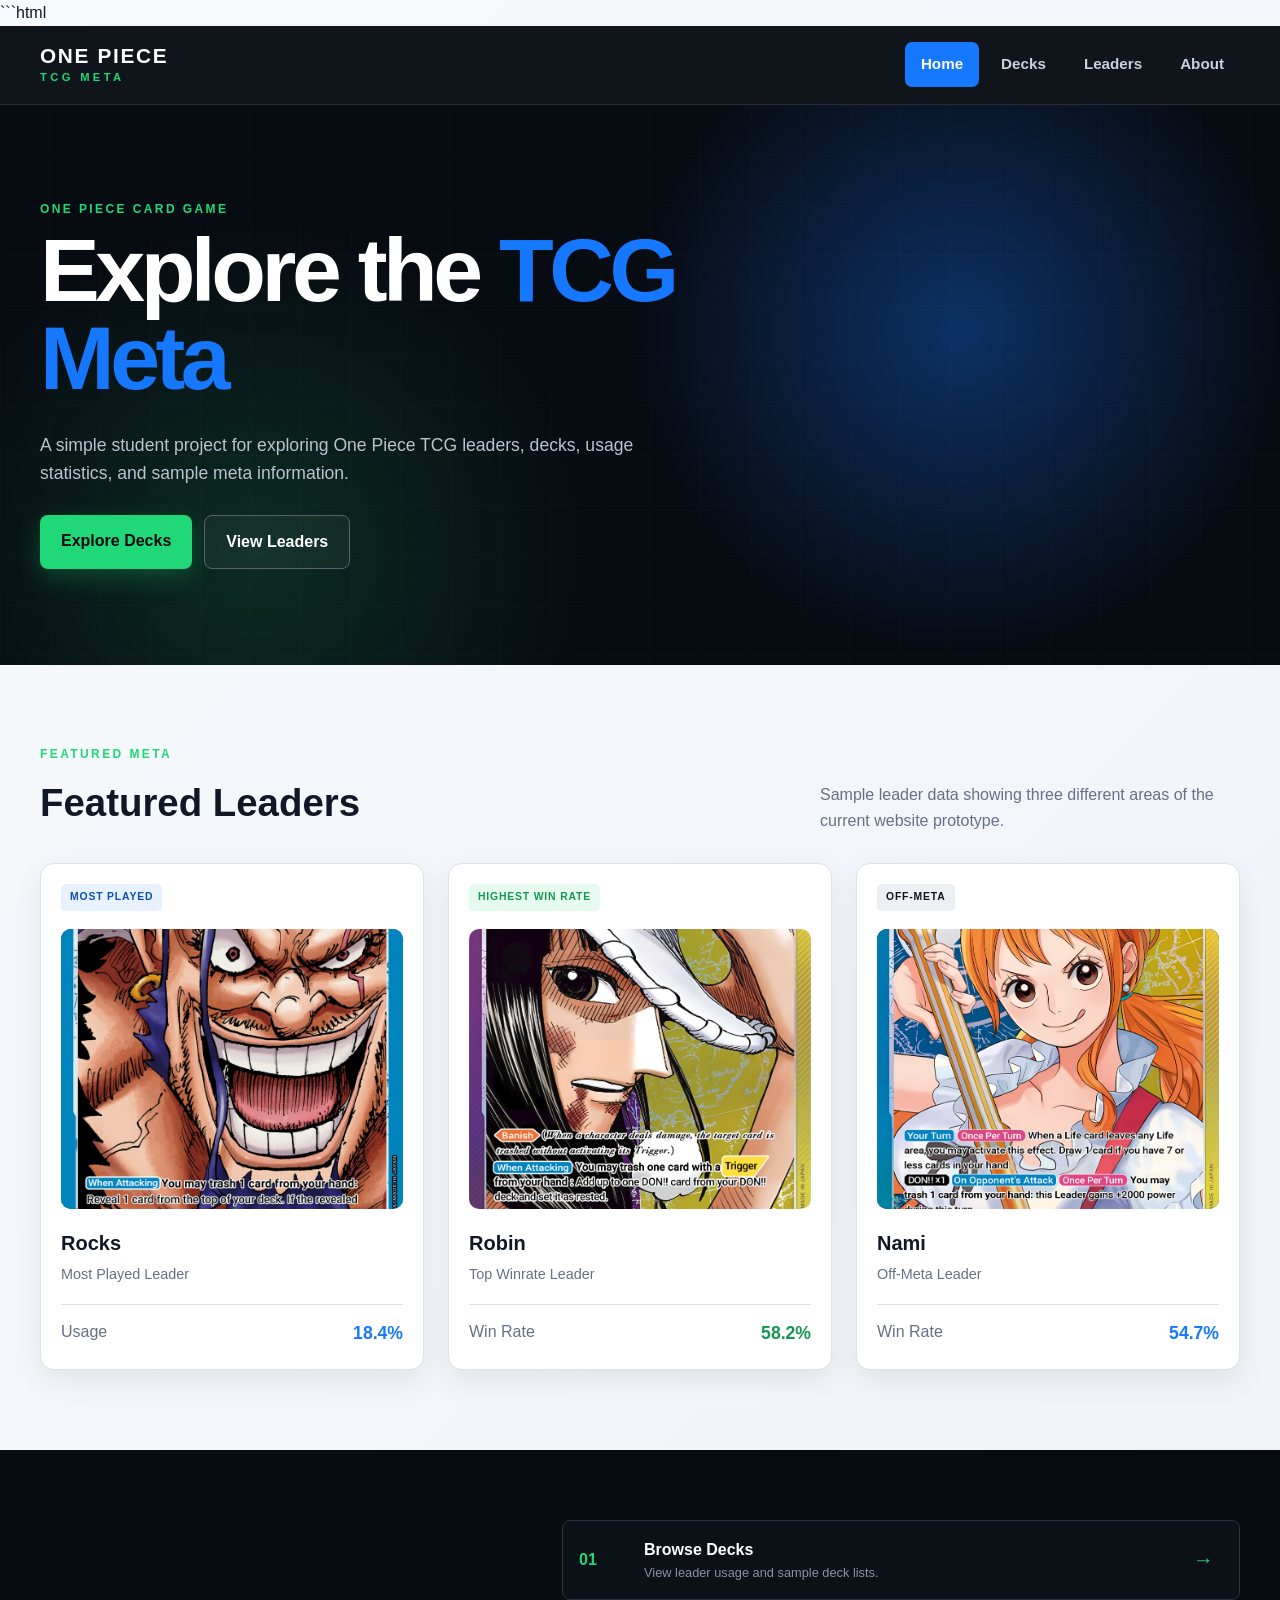
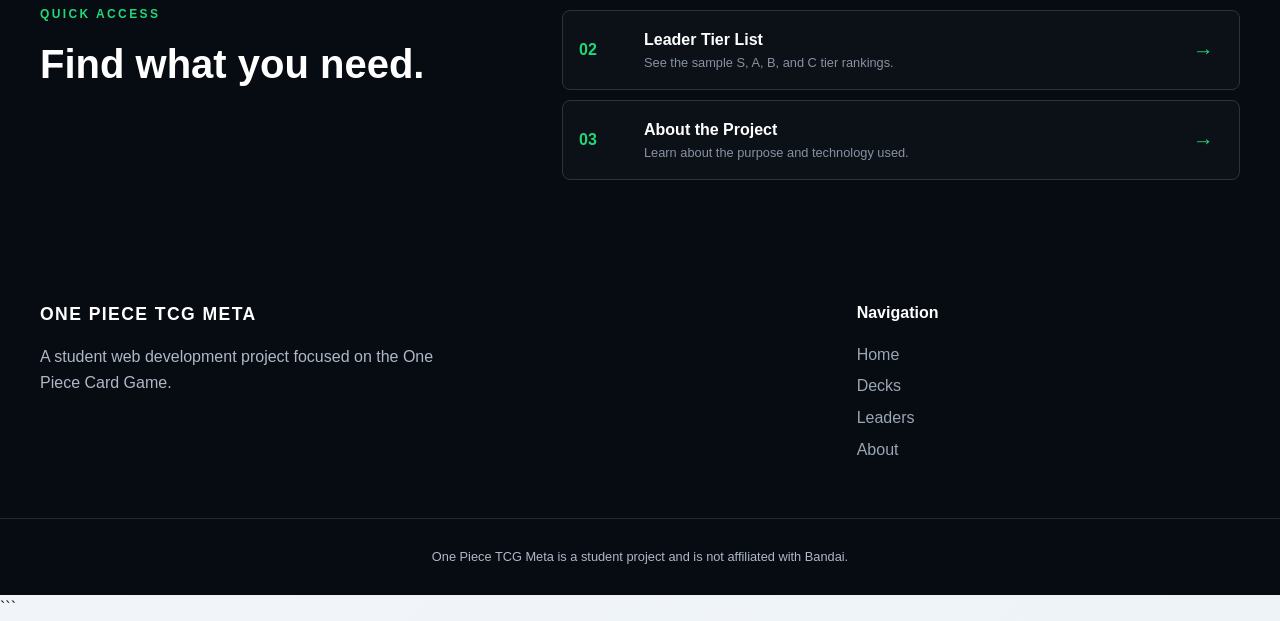
<file: index.html>
```html
<!DOCTYPE html>
<html lang="en">

<head>
    <meta charset="UTF-8">

    <meta name="viewport"
          content="width=device-width, initial-scale=1.0">

    <meta name="description"
          content="One Piece TCG Meta website with leader rankings, deck usage, and meta information.">

    <title>One Piece TCG Meta | Home</title>

    <link rel="stylesheet" href="styles.css">

    <script src="script.js" defer></script>
</head>


<body>

<a class="skip-link" href="#main-content">
    Skip to main content
</a>


<header class="site-header">

    <div class="header-content">

        <a class="logo" href="index.html">

            <span class="logo-main">
                ONE PIECE
            </span>

            <span class="logo-sub">
                TCG META
            </span>

        </a>


        <button class="menu-toggle"
                type="button"
                aria-expanded="false"
                aria-controls="site-nav">
            Menu
        </button>


        <nav id="site-nav"
             class="site-nav"
             aria-label="Main navigation">

            <a class="active"
               href="index.html"
               aria-current="page">
                Home
            </a>

            <a href="decks.html">
                Decks
            </a>

            <a href="leaders.html">
                Leaders
            </a>

            <a href="about.html">
                About
            </a>

        </nav>

    </div>

</header>


<main id="main-content">


    <section class="hero">

        <div class="hero-content">

            <p class="eyebrow">
                ONE PIECE CARD GAME
            </p>

            <h1>
                Explore the <span>TCG Meta</span>
            </h1>

            <p class="hero-text">
                A simple student project for exploring One Piece TCG
                leaders, decks, usage statistics, and sample meta information.
            </p>

            <div class="hero-buttons">

                <a class="button button-primary"
                   href="decks.html">
                    Explore Decks
                </a>

                <a class="button button-secondary"
                   href="leaders.html">
                    View Leaders
                </a>

            </div>

        </div>

    </section>


    <section class="section">

        <div class="section-heading">

            <div>

                <p class="eyebrow">
                    FEATURED META
                </p>

                <h2>
                    Featured Leaders
                </h2>

            </div>

            <p>
                Sample leader data showing three different
                areas of the current website prototype.
            </p>

        </div>


        <div class="leader-grid">


            <!-- MOST PLAYED -->

            <article class="leader-card">

                <div class="card-header">

                    <span class="card-tag blue-tag">
                        MOST PLAYED
                    </span>

                </div>


                <div class="leader-image blue-leader">

                    <img src="Images/Rocks.png"
                         alt="Rocks leader card"
                         class="leader-img">

                </div>


                <div class="leader-info">

                    <h3>
                        Rocks
                    </h3>

                    <p>
                        Most Played Leader
                    </p>

                    <div class="stat-row">

                        <span>
                            Usage
                        </span>

                        <strong>
                            18.4%
                        </strong>

                    </div>

                </div>

            </article>


            <!-- HIGHEST WIN RATE -->

            <article class="leader-card">

                <div class="card-header">

                    <span class="card-tag green-tag">
                        HIGHEST WIN RATE
                    </span>

                </div>


                <div class="leader-image green-leader">

                    <img src="Images/Robin.jpg"
                         alt="Robin leader card"
                         class="leader-img">

                </div>


                <div class="leader-info">

                    <h3>
                        Robin
                    </h3>

                    <p>
                        Top Winrate Leader
                    </p>

                    <div class="stat-row">

                        <span>
                            Win Rate
                        </span>

                        <strong class="green-text">
                            58.2%
                        </strong>

                    </div>

                </div>

            </article>


            <!-- OFF META -->

            <article class="leader-card">

                <div class="card-header">

                    <span class="card-tag white-tag">
                        OFF-META
                    </span>

                </div>


                <div class="leader-image black-leader">

                    <img src="Images/Nami.png"
                         alt="Nami leader card"
                         class="leader-img">

                </div>


                <div class="leader-info">

                    <h3>
                        Nami
                    </h3>

                    <p>
                        Off-Meta Leader
                    </p>

                    <div class="stat-row">

                        <span>
                            Win Rate
                        </span>

                        <strong>
                            54.7%
                        </strong>

                    </div>

                </div>

            </article>

        </div>

    </section>


    <section class="quick-section">

        <div class="quick-content">

            <div>

                <p class="eyebrow">
                    QUICK ACCESS
                </p>

                <h2>
                    Find what you need.
                </h2>

            </div>


            <div class="quick-links">

                <a href="decks.html">

                    <span class="quick-number">
                        01
                    </span>

                    <span>

                        <strong>
                            Browse Decks
                        </strong>

                        <small>
                            View leader usage and sample deck lists.
                        </small>

                    </span>

                    <span class="arrow">
                        →
                    </span>

                </a>


                <a href="leaders.html">

                    <span class="quick-number">
                        02
                    </span>

                    <span>

                        <strong>
                            Leader Tier List
                        </strong>

                        <small>
                            See the sample S, A, B, and C tier rankings.
                        </small>

                    </span>

                    <span class="arrow">
                        →
                    </span>

                </a>


                <a href="about.html">

                    <span class="quick-number">
                        03
                    </span>

                    <span>

                        <strong>
                            About the Project
                        </strong>

                        <small>
                            Learn about the purpose and technology used.
                        </small>

                    </span>

                    <span class="arrow">
                        →
                    </span>

                </a>

            </div>

        </div>

    </section>

</main>


<footer class="site-footer">

    <div class="footer-content">

        <div>

            <div class="footer-logo">
                ONE PIECE TCG META
            </div>

            <p>
                A student web development project
                focused on the One Piece Card Game.
            </p>

        </div>


        <div>

            <p class="footer-title">
                Navigation
            </p>

            <a href="index.html">
                Home
            </a>

            <a href="decks.html">
                Decks
            </a>

            <a href="leaders.html">
                Leaders
            </a>

            <a href="about.html">
                About
            </a>

        </div>

    </div>


    <div class="footer-bottom">

        <p>
            One Piece TCG Meta is a student project
            and is not affiliated with Bandai.
        </p>

    </div>

</footer>

</body>
</html>
```
</file>
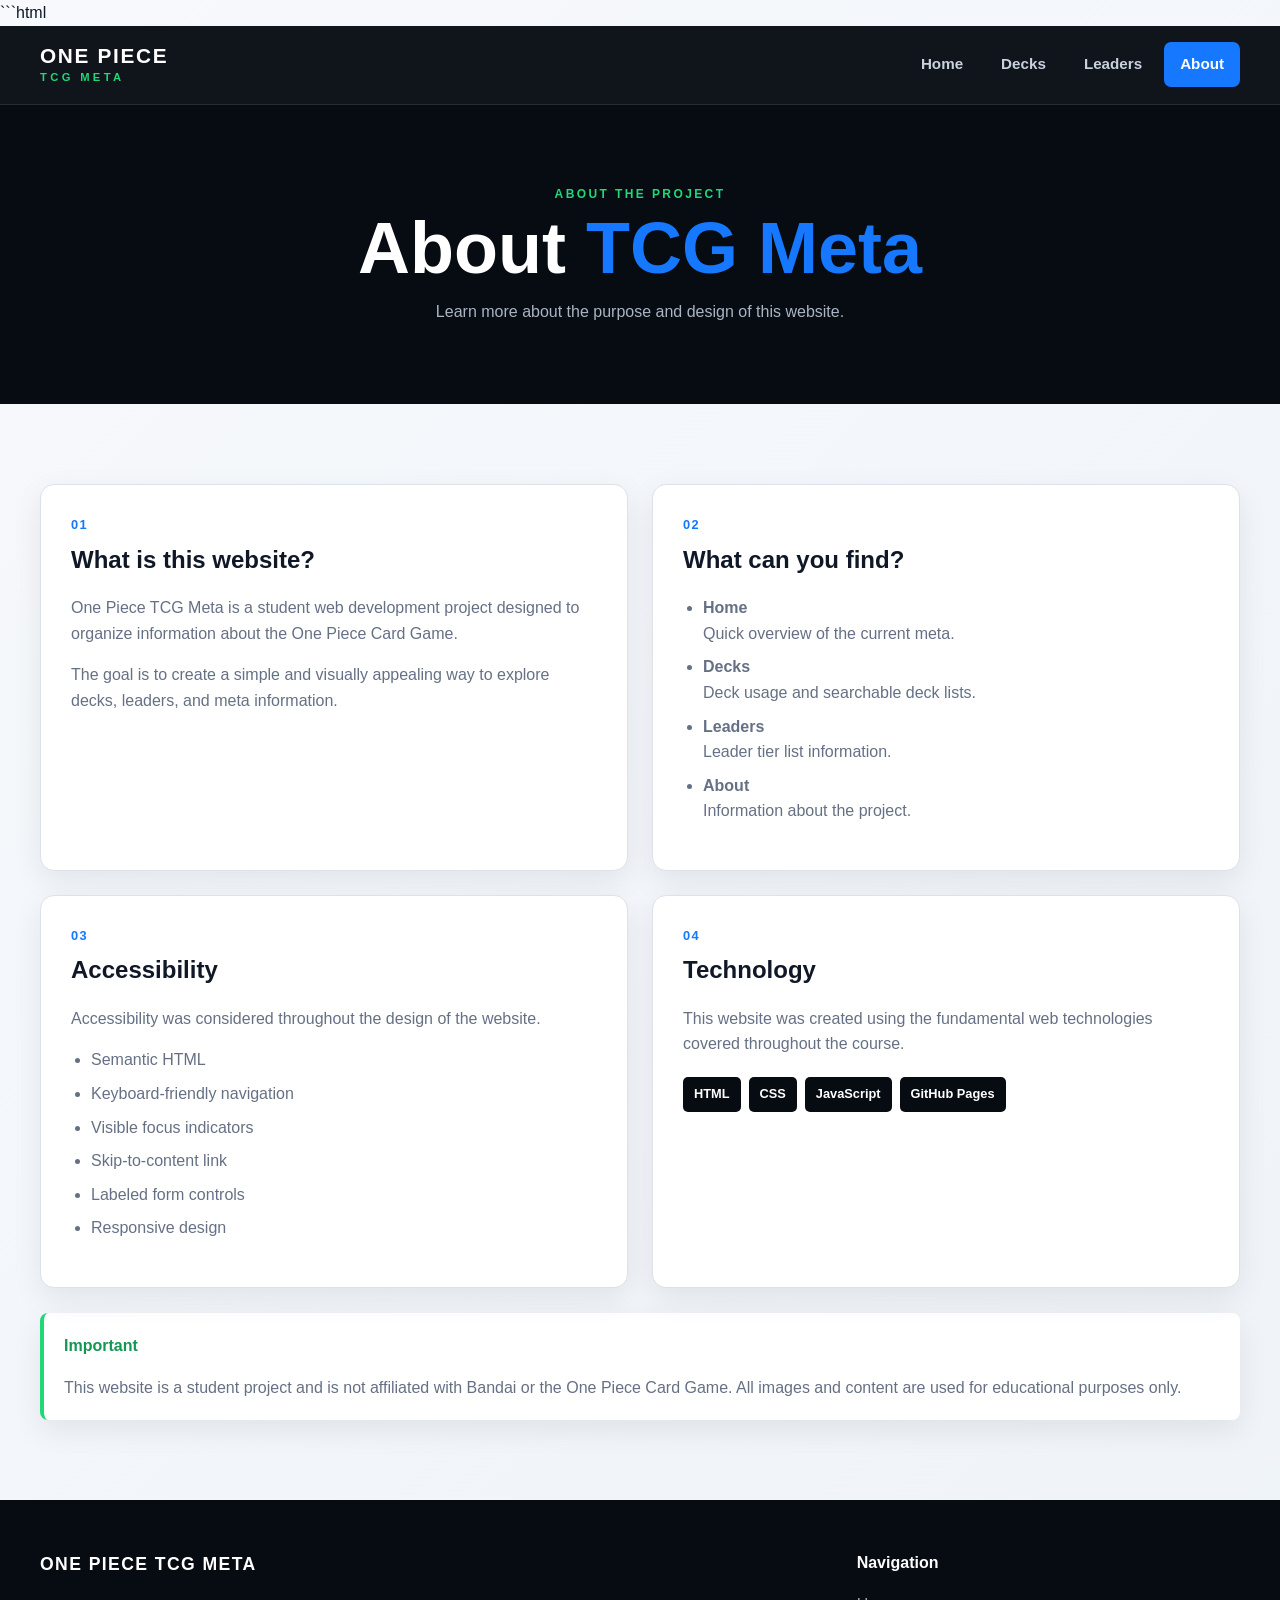
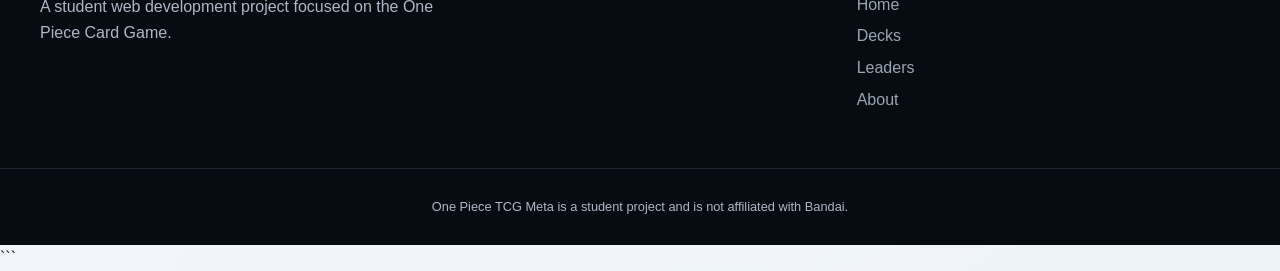
<file: about.html>
```html
<!DOCTYPE html>
<html lang="en">

<head>

    <meta charset="UTF-8">

    <meta name="viewport"
          content="width=device-width, initial-scale=1.0">

    <meta name="description"
          content="Learn about the One Piece TCG Meta website project.">

    <title>One Piece TCG Meta | About</title>

    <link rel="stylesheet" href="styles.css">

    <script src="script.js" defer></script>

</head>


<body>

<a class="skip-link" href="#main-content">
    Skip to main content
</a>


<header class="site-header">

    <div class="header-content">

        <a class="logo" href="index.html">

            <span class="logo-main">
                ONE PIECE
            </span>

            <span class="logo-sub">
                TCG META
            </span>

        </a>


        <button class="menu-toggle"
                type="button"
                aria-expanded="false"
                aria-controls="site-nav">
            Menu
        </button>


        <nav id="site-nav"
             class="site-nav"
             aria-label="Main navigation">

            <a href="index.html">
                Home
            </a>

            <a href="decks.html">
                Decks
            </a>

            <a href="leaders.html">
                Leaders
            </a>

            <a class="active"
               href="about.html"
               aria-current="page">
                About
            </a>

        </nav>

    </div>

</header>


<main id="main-content">


    <section class="page-hero">

        <p class="eyebrow">
            ABOUT THE PROJECT
        </p>

        <h1>
            About <span>TCG Meta</span>
        </h1>

        <p>
            Learn more about the purpose and design
            of this website.
        </p>

    </section>


    <section class="section">


        <div class="about-grid">


            <article class="about-card">

                <div class="about-number">
                    01
                </div>

                <h2>
                    What is this website?
                </h2>

                <p>
                    One Piece TCG Meta is a student web
                    development project designed to organize
                    information about the One Piece Card Game.
                </p>

                <p>
                    The goal is to create a simple and
                    visually appealing way to explore decks,
                    leaders, and meta information.
                </p>

            </article>


            <article class="about-card">

                <div class="about-number">
                    02
                </div>

                <h2>
                    What can you find?
                </h2>

                <ul>

                    <li>
                        <strong>Home</strong>
                        <br>
                        Quick overview of the current meta.
                    </li>

                    <li>
                        <strong>Decks</strong>
                        <br>
                        Deck usage and searchable deck lists.
                    </li>

                    <li>
                        <strong>Leaders</strong>
                        <br>
                        Leader tier list information.
                    </li>

                    <li>
                        <strong>About</strong>
                        <br>
                        Information about the project.
                    </li>

                </ul>

            </article>


            <article class="about-card">

                <div class="about-number">
                    03
                </div>

                <h2>
                    Accessibility
                </h2>

                <p>
                    Accessibility was considered throughout
                    the design of the website.
                </p>

                <ul>

                    <li>
                        Semantic HTML
                    </li>

                    <li>
                        Keyboard-friendly navigation
                    </li>

                    <li>
                        Visible focus indicators
                    </li>

                    <li>
                        Skip-to-content link
                    </li>

                    <li>
                        Labeled form controls
                    </li>

                    <li>
                        Responsive design
                    </li>

                </ul>

            </article>


            <article class="about-card">

                <div class="about-number">
                    04
                </div>

                <h2>
                    Technology
                </h2>

                <p>
                    This website was created using the
                    fundamental web technologies covered
                    throughout the course.
                </p>

                <div class="tech-list">

                    <span>
                        HTML
                    </span>

                    <span>
                        CSS
                    </span>

                    <span>
                        JavaScript
                    </span>

                    <span>
                        GitHub Pages
                    </span>

                </div>

            </article>

        </div>


        <div class="notice">

            <strong>
                Important
            </strong>

            <p>
                This website is a student project and is
                not affiliated with Bandai or the One Piece
                Card Game. All images and content are used
                for educational purposes only.
            </p>
        </div>

    </section>

</main>


<footer class="site-footer">

    <div class="footer-content">

        <div>

            <div class="footer-logo">
                ONE PIECE TCG META
            </div>

            <p>
                A student web development project
                focused on the One Piece Card Game.
            </p>

        </div>


        <div>

            <p class="footer-title">
                Navigation
            </p>

            <a href="index.html">
                Home
            </a>

            <a href="decks.html">
                Decks
            </a>

            <a href="leaders.html">
                Leaders
            </a>

            <a href="about.html">
                About
            </a>

        </div>

    </div>


    <div class="footer-bottom">

        <p>
            One Piece TCG Meta is a student project
            and is not affiliated with Bandai.
        </p>

    </div>

</footer>

</body>
</html>
```
</file>
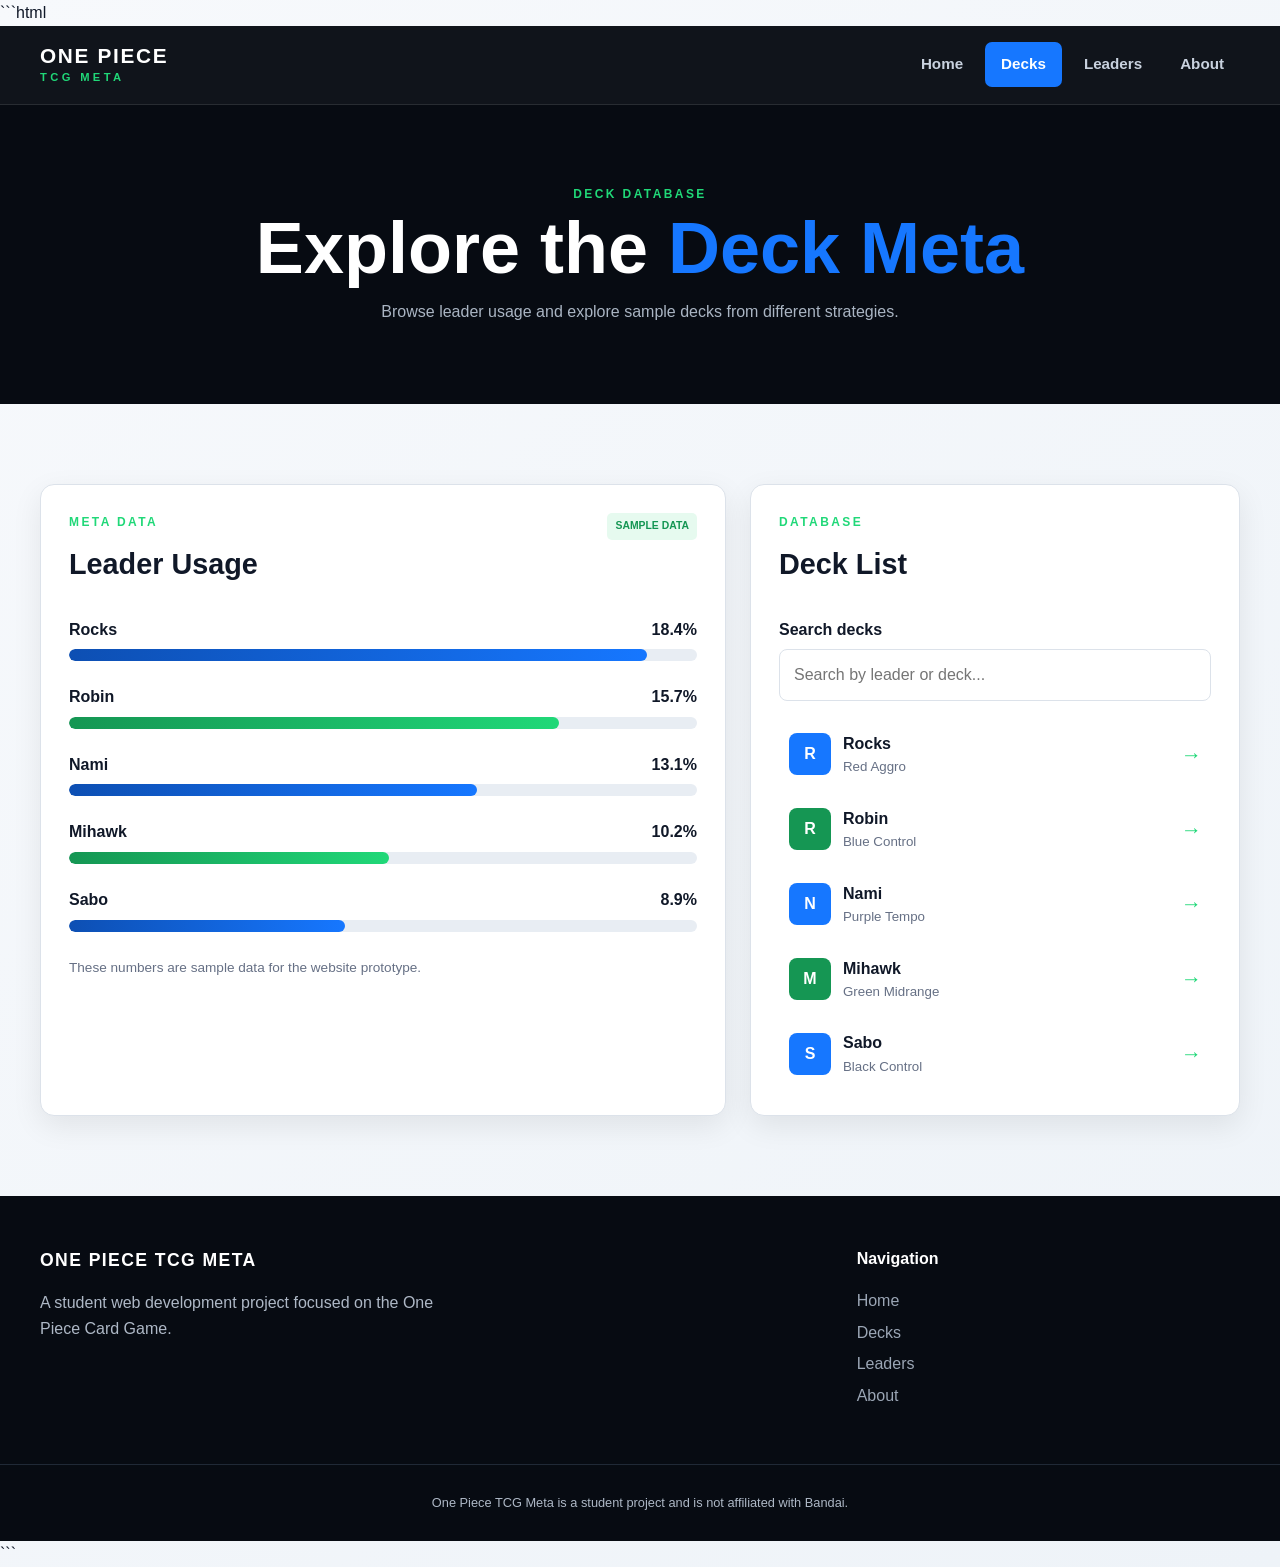
<file: decks.html>
```html
<!DOCTYPE html>
<html lang="en">

<head>

    <meta charset="UTF-8">

    <meta name="viewport"
          content="width=device-width, initial-scale=1.0">

    <meta name="description"
          content="Browse One Piece TCG decks and leader usage statistics.">

    <title>One Piece TCG Meta | Decks</title>

    <link rel="stylesheet" href="styles.css">

    <script src="script.js" defer></script>

</head>


<body>

<a class="skip-link" href="#main-content">
    Skip to main content
</a>


<header class="site-header">

    <div class="header-content">

        <a class="logo" href="index.html">

            <span class="logo-main">
                ONE PIECE
            </span>

            <span class="logo-sub">
                TCG META
            </span>

        </a>


        <button class="menu-toggle"
                type="button"
                aria-expanded="false"
                aria-controls="site-nav">
            Menu
        </button>


        <nav id="site-nav"
             class="site-nav"
             aria-label="Main navigation">

            <a href="index.html">
                Home
            </a>

            <a class="active"
               href="decks.html"
               aria-current="page">
                Decks
            </a>

            <a href="leaders.html">
                Leaders
            </a>

            <a href="about.html">
                About
            </a>

        </nav>

    </div>

</header>


<main id="main-content">


    <section class="page-hero">

        <p class="eyebrow">
            DECK DATABASE
        </p>

        <h1>
            Explore the <span>Deck Meta</span>
        </h1>

        <p>
            Browse leader usage and explore sample decks
            from different strategies.
        </p>

    </section>


    <section class="section">

        <div class="deck-layout">


            <div class="panel">

                <div class="panel-heading">

                    <div>

                        <p class="eyebrow">
                            META DATA
                        </p>

                        <h2>
                            Leader Usage
                        </h2>

                    </div>

                    <span class="data-badge">
                        SAMPLE DATA
                    </span>

                </div>


                <div class="bar-chart">


                    <div class="bar-item">

                        <div class="bar-info">
                            <span>Rocks</span>
                            <strong>18.4%</strong>
                        </div>

                        <div class="bar-track">

                            <div class="bar-fill blue-fill"
                                 style="width: 92%;">
                            </div>

                        </div>

                    </div>


                    <div class="bar-item">

                        <div class="bar-info">
                            <span>Robin</span>
                            <strong>15.7%</strong>
                        </div>

                        <div class="bar-track">

                            <div class="bar-fill green-fill"
                                 style="width: 78%;">
                            </div>

                        </div>

                    </div>


                    <div class="bar-item">

                        <div class="bar-info">
                            <span>Nami</span>
                            <strong>13.1%</strong>
                        </div>

                        <div class="bar-track">

                            <div class="bar-fill blue-fill"
                                 style="width: 65%;">
                            </div>

                        </div>

                    </div>


                    <div class="bar-item">

                        <div class="bar-info">
                            <span>Mihawk</span>
                            <strong>10.2%</strong>
                        </div>

                        <div class="bar-track">

                            <div class="bar-fill green-fill"
                                 style="width: 51%;">
                            </div>

                        </div>

                    </div>


                    <div class="bar-item">

                        <div class="bar-info">
                            <span>Sabo</span>
                            <strong>8.9%</strong>
                        </div>

                        <div class="bar-track">

                            <div class="bar-fill blue-fill"
                                 style="width: 44%;">
                            </div>

                        </div>

                    </div>

                </div>


                <p class="chart-note">
                    These numbers are sample data for the
                    website prototype.
                </p>

            </div>


            <aside class="panel deck-panel">

                <div class="panel-heading">

                    <div>

                        <p class="eyebrow">
                            DATABASE
                        </p>

                        <h2>
                            Deck List
                        </h2>

                    </div>

                </div>


                <label for="deck-search">
                    Search decks
                </label>


                <input
                    id="deck-search"
                    class="search-box"
                    type="search"
                    placeholder="Search by leader or deck..."
                >


                <ul id="deck-results"
                    class="deck-results">


                    <li>

                        <a href="#"
                           data-search="rocks red aggro">

                            <span class="deck-icon blue-icon">
                                R
                            </span>

                            <span>

                                <strong>
                                    Rocks
                                </strong>

                                <small>
                                    Red Aggro
                                </small>

                            </span>

                            <span class="arrow">
                                →
                            </span>

                        </a>

                    </li>


                    <li>

                        <a href="#"
                           data-search="robin blue control">

                            <span class="deck-icon green-icon">
                                R
                            </span>

                            <span>

                                <strong>
                                    Robin
                                </strong>

                                <small>
                                    Blue Control
                                </small>

                            </span>

                            <span class="arrow">
                                →
                            </span>

                        </a>

                    </li>


                    <li>

                        <a href="#"
                           data-search="nami purple tempo">

                            <span class="deck-icon blue-icon">
                                N
                            </span>

                            <span>

                                <strong>
                                    Nami
                                </strong>

                                <small>
                                    Purple Tempo
                                </small>

                            </span>

                            <span class="arrow">
                                →
                            </span>

                        </a>

                    </li>


                    <li>

                        <a href="#"
                           data-search="mihawk green midrange">

                            <span class="deck-icon green-icon">
                                M
                            </span>

                            <span>

                                <strong>
                                    Mihawk
                                </strong>

                                <small>
                                    Green Midrange
                                </small>

                            </span>

                            <span class="arrow">
                                →
                            </span>

                        </a>

                    </li>


                    <li>

                        <a href="#"
                           data-search="sabo black control">

                            <span class="deck-icon blue-icon">
                                S
                            </span>

                            <span>

                                <strong>
                                    Sabo
                                </strong>

                                <small>
                                    Black Control
                                </small>

                            </span>

                            <span class="arrow">
                                →
                            </span>

                        </a>

                    </li>


                </ul>


                <p id="no-results"
                   class="no-results"
                   hidden>
                    No decks match your search.
                </p>

            </aside>

        </div>

    </section>

</main>


<footer class="site-footer">

    <div class="footer-content">

        <div>

            <div class="footer-logo">
                ONE PIECE TCG META
            </div>

            <p>
                A student web development project
                focused on the One Piece Card Game.
            </p>

        </div>


        <div>

            <p class="footer-title">
                Navigation
            </p>

            <a href="index.html">
                Home
            </a>

            <a href="decks.html">
                Decks
            </a>

            <a href="leaders.html">
                Leaders
            </a>

            <a href="about.html">
                About
            </a>

        </div>

    </div>


    <div class="footer-bottom">

        <p>
            One Piece TCG Meta is a student project
            and is not affiliated with Bandai.
        </p>

    </div>

</footer>

</body>
</html>
```
</file>
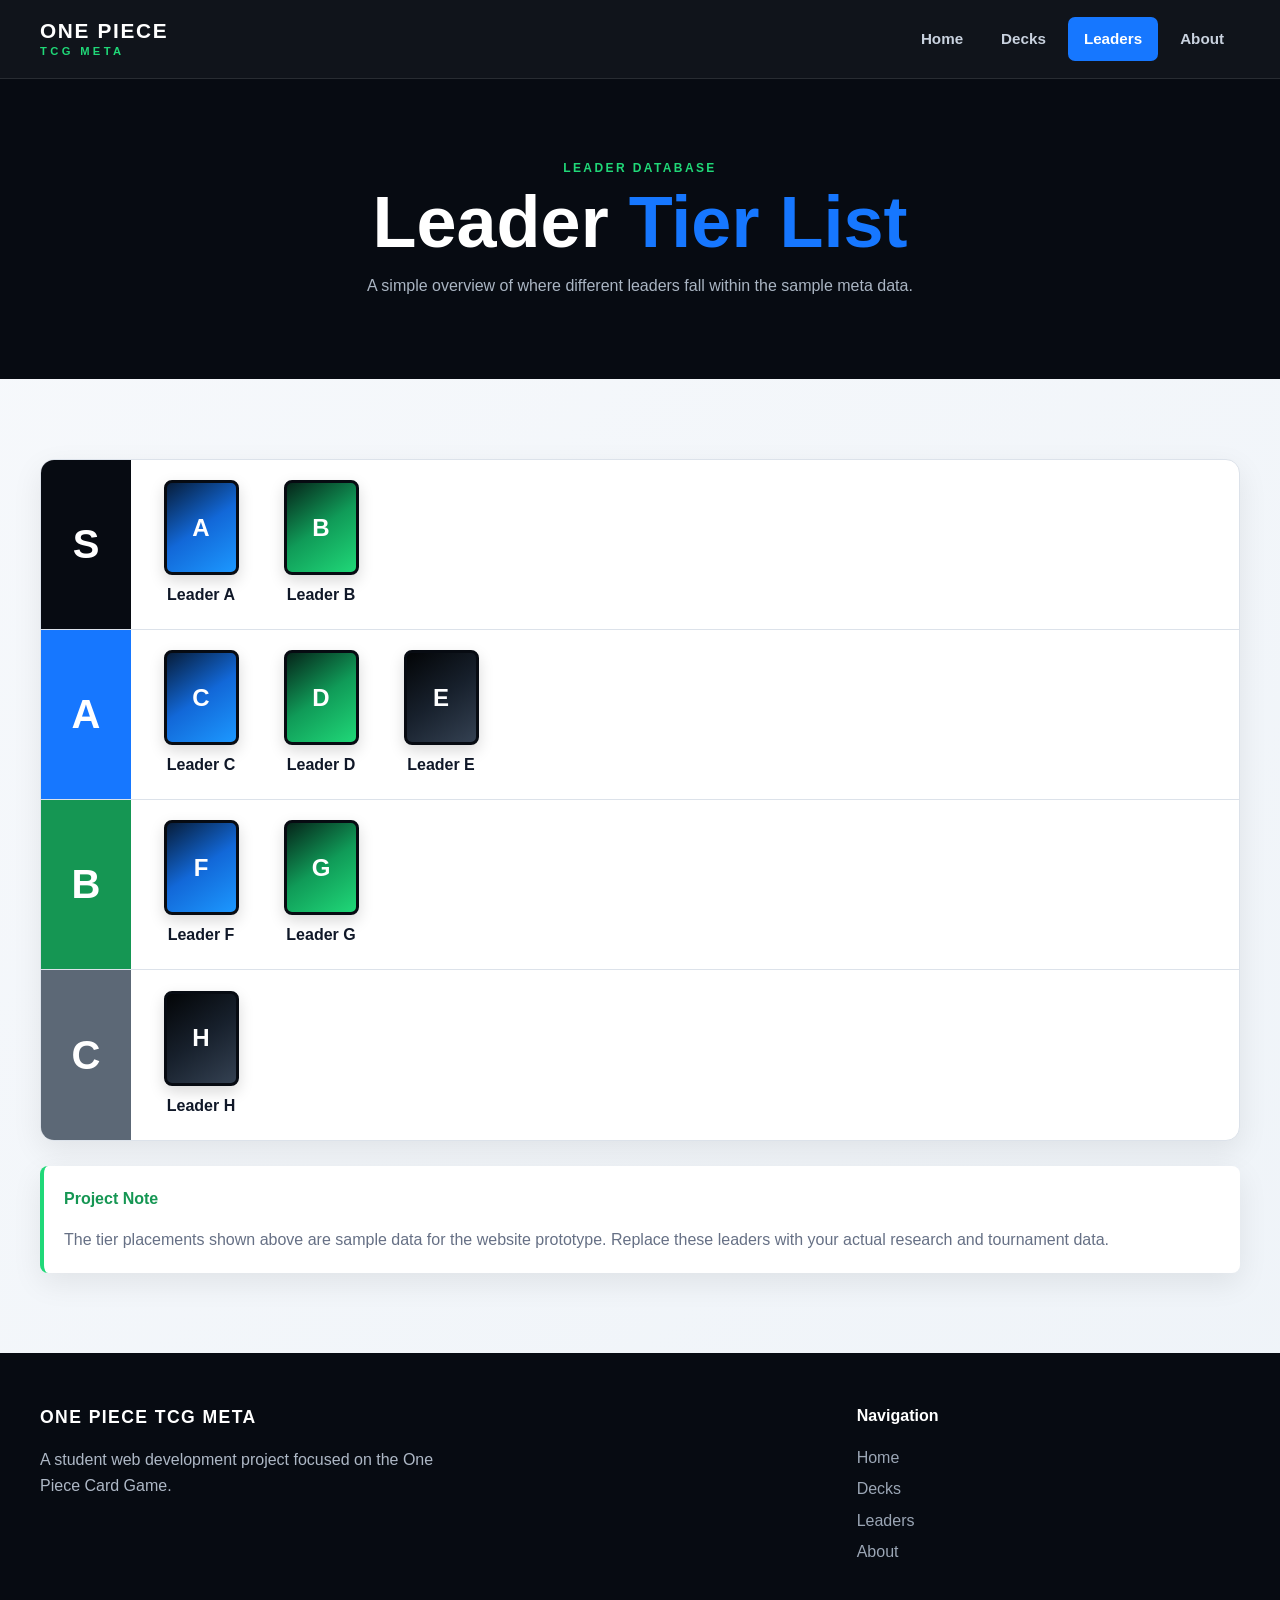
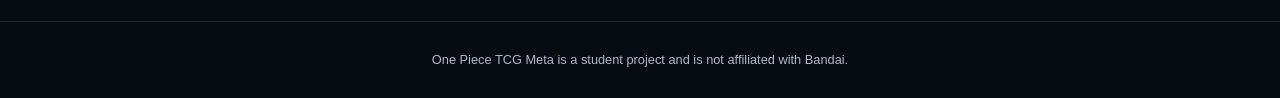
<file: leader.html>
<!DOCTYPE html>
<html lang="en">

<head>

    <meta charset="UTF-8">

    <meta name="viewport"
          content="width=device-width, initial-scale=1.0">

    <meta name="description"
          content="Explore the One Piece TCG leader tier list.">

    <title>One Piece TCG Meta | Leaders</title>

    <link rel="stylesheet" href="styles.css">

    <script src="script.js" defer></script>

</head>


<body>

<a class="skip-link" href="#main-content">
    Skip to main content
</a>


<header class="site-header">

    <div class="header-content">

        <a class="logo" href="index.html">

            <span class="logo-main">
                ONE PIECE
            </span>

            <span class="logo-sub">
                TCG META
            </span>

        </a>


        <button class="menu-toggle"
                type="button"
                aria-expanded="false"
                aria-controls="site-nav">
            Menu
        </button>


        <nav id="site-nav"
             class="site-nav"
             aria-label="Main navigation">

            <a href="index.html">
                Home
            </a>

            <a href="decks.html">
                Decks
            </a>

            <a class="active"
               href="leaders.html"
               aria-current="page">
                Leaders
            </a>

            <a href="about.html">
                About
            </a>

        </nav>

    </div>

</header>


<main id="main-content">

    <section class="page-hero">

        <p class="eyebrow">
            LEADER DATABASE
        </p>

        <h1>
            Leader <span>Tier List</span>
        </h1>

        <p>
            A simple overview of where different leaders
            fall within the sample meta data.
        </p>

    </section>


    <section class="section">

        <div class="tier-list">


            <!-- S TIER -->

            <div class="tier-row">

                <div class="tier-label s-tier">
                    S
                </div>

                <div class="tier-content">

                    <article class="tier-leader">

                        <div class="mini-leader blue-leader">
                            A
                        </div>

                        <strong>
                            Leader A
                        </strong>

                    </article>


                    <article class="tier-leader">

                        <div class="mini-leader green-leader">
                            B
                        </div>

                        <strong>
                            Leader B
                        </strong>

                    </article>

                </div>

            </div>


            <!-- A TIER -->

            <div class="tier-row">

                <div class="tier-label a-tier">
                    A
                </div>

                <div class="tier-content">

                    <article class="tier-leader">

                        <div class="mini-leader blue-leader">
                            C
                        </div>

                        <strong>
                            Leader C
                        </strong>

                    </article>


                    <article class="tier-leader">

                        <div class="mini-leader green-leader">
                            D
                        </div>

                        <strong>
                            Leader D
                        </strong>

                    </article>


                    <article class="tier-leader">

                        <div class="mini-leader black-leader">
                            E
                        </div>

                        <strong>
                            Leader E
                        </strong>

                    </article>

                </div>

            </div>


            <!-- B TIER -->

            <div class="tier-row">

                <div class="tier-label b-tier">
                    B
                </div>

                <div class="tier-content">

                    <article class="tier-leader">

                        <div class="mini-leader blue-leader">
                            F
                        </div>

                        <strong>
                            Leader F
                        </strong>

                    </article>


                    <article class="tier-leader">

                        <div class="mini-leader green-leader">
                            G
                        </div>

                        <strong>
                            Leader G
                        </strong>

                    </article>

                </div>

            </div>


            <!-- C TIER -->

            <div class="tier-row">

                <div class="tier-label c-tier">
                    C
                </div>

                <div class="tier-content">

                    <article class="tier-leader">

                        <div class="mini-leader black-leader">
                            H
                        </div>

                        <strong>
                            Leader H
                        </strong>

                    </article>

                </div>

            </div>

        </div>


        <div class="notice">

            <strong>
                Project Note
            </strong>

            <p>
                The tier placements shown above are sample
                data for the website prototype. Replace
                these leaders with your actual research and
                tournament data.
            </p>

        </div>

    </section>

</main>


<footer class="site-footer">

    <div class="footer-content">

        <div>

            <div class="footer-logo">
                ONE PIECE TCG META
            </div>

            <p>
                A student web development project
                focused on the One Piece Card Game.
            </p>

        </div>

        <div>

            <p class="footer-title">
                Navigation
            </p>

            <a href="index.html">
                Home
            </a>

            <a href="decks.html">
                Decks
            </a>

            <a href="leaders.html">
                Leaders
            </a>

            <a href="about.html">
                About
            </a>

        </div>

    </div>

    <div class="footer-bottom">

        <p>
            One Piece TCG Meta is a student project
            and is not affiliated with Bandai.
        </p>

    </div>

</footer>

</body>
</html>
</file>
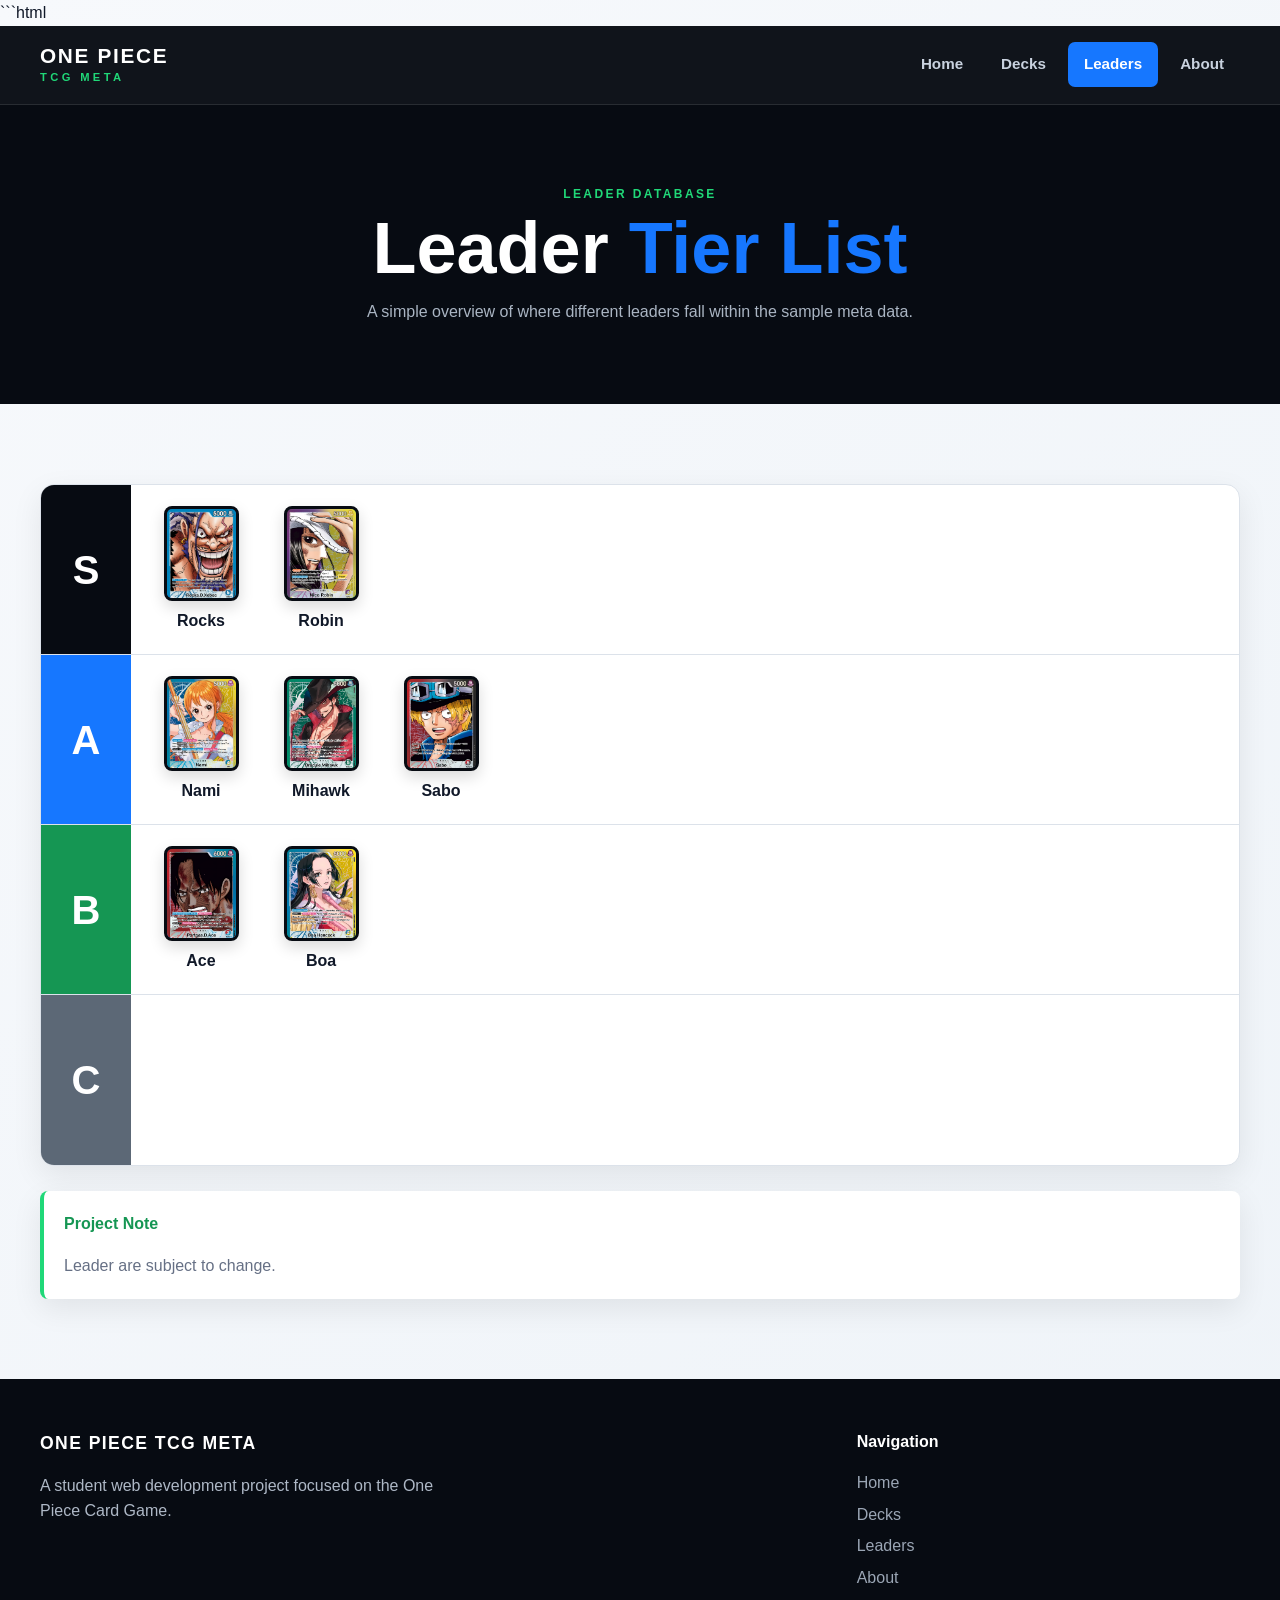
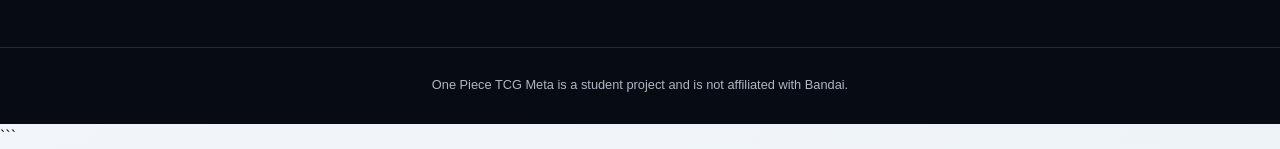
<file: leaders.html>
```html
<!DOCTYPE html>
<html lang="en">

<head>

    <meta charset="UTF-8">

    <meta name="viewport"
          content="width=device-width, initial-scale=1.0">

    <meta name="description"
          content="Explore the One Piece TCG leader tier list.">

    <title>One Piece TCG Meta | Leaders</title>

    <link rel="stylesheet" href="styles.css">

    <script src="script.js" defer></script>

</head>


<body>

<a class="skip-link" href="#main-content">
    Skip to main content
</a>


<header class="site-header">

    <div class="header-content">

        <a class="logo" href="index.html">

            <span class="logo-main">
                ONE PIECE
            </span>

            <span class="logo-sub">
                TCG META
            </span>

        </a>


        <button class="menu-toggle"
                type="button"
                aria-expanded="false"
                aria-controls="site-nav">
            Menu
        </button>


        <nav id="site-nav"
             class="site-nav"
             aria-label="Main navigation">

            <a href="index.html">
                Home
            </a>

            <a href="decks.html">
                Decks
            </a>

            <a class="active"
               href="leaders.html"
               aria-current="page">
                Leaders
            </a>

            <a href="about.html">
                About
            </a>

        </nav>

    </div>

</header>


<main id="main-content">


    <section class="page-hero">

        <p class="eyebrow">
            LEADER DATABASE
        </p>

        <h1>
            Leader <span>Tier List</span>
        </h1>

        <p>
            A simple overview of where different leaders
            fall within the sample meta data.
        </p>

    </section>


    <section class="section">


        <div class="tier-list">


            <!-- S TIER -->

            <div class="tier-row">

                <div class="tier-label s-tier">
                    S
                </div>


                <div class="tier-content">


                    <article class="tier-leader">

                        <div class="mini-leader blue-leader">

                            <img src="Images/Rocks.png"
                                 alt="Rocks"
                                 class="leader-img">

                        </div>

                        <strong>
                            Rocks
                        </strong>

                    </article>


                    <article class="tier-leader">

                        <div class="mini-leader green-leader">

                            <img src="Images/Robin.jpg"
                                 alt="Robin"
                                 class="leader-img">

                        </div>

                        <strong>
                            Robin
                        </strong>

                    </article>

                </div>

            </div>


            <!-- A TIER -->

            <div class="tier-row">

                <div class="tier-label a-tier">
                    A
                </div>


                <div class="tier-content">


                    <article class="tier-leader">

                        <div class="mini-leader blue-leader">

                            <img src="Images/Nami.png"
                                 alt="Nami"
                                 class="leader-img">

                        </div>

                        <strong>
                            Nami
                        </strong>

                    </article>


                    <article class="tier-leader">

                        <div class="mini-leader green-leader">

                            <img src="Images/Mihawk.png"
                                 alt="Mihawk"
                                 class="leader-img">

                        </div>

                        <strong>
                            Mihawk
                        </strong>

                    </article>


                    <article class="tier-leader">

                        <div class="mini-leader black-leader">

                            <img src="Images/Sabo.png"
                                 alt="Sabo"
                                 class="leader-img">

                        </div>

                        <strong>
                            Sabo
                        </strong>

                    </article>

                </div>

            </div>


            <!-- B TIER -->

            <div class="tier-row">

                <div class="tier-label b-tier">
                    B
                </div>


                <div class="tier-content">


                    <article class="tier-leader">

                        <div class="mini-leader blue-leader">

                            <img src="Images/Ace.png"
                                 alt="Ace"
                                 class="leader-img">

                        </div>

                        <strong>
                            Ace
                        </strong>

                    </article>


                    <article class="tier-leader">

                        <div class="mini-leader green-leader">

                            <img src="Images/Boa.png"
                                 alt="Boa"
                                 class="leader-img">

                        </div>

                        <strong>
                            Boa
                        </strong>

                    </article>

                </div>

            </div>


            <!-- C TIER -->

            <div class="tier-row">

                <div class="tier-label c-tier">
                    C
                </div>


                <div class="tier-content">
                </div>

            </div>

        </div>


        <div class="notice">

            <strong>
                Project Note
            </strong>

            <p>
                Leader are subject to change. 
            </p>

        </div>

    </section>

</main>


<footer class="site-footer">

    <div class="footer-content">

        <div>

            <div class="footer-logo">
                ONE PIECE TCG META
            </div>

            <p>
                A student web development project
                focused on the One Piece Card Game.
            </p>

        </div>


        <div>

            <p class="footer-title">
                Navigation
            </p>

            <a href="index.html">
                Home
            </a>

            <a href="decks.html">
                Decks
            </a>

            <a href="leaders.html">
                Leaders
            </a>

            <a href="about.html">
                About
            </a>

        </div>

    </div>


    <div class="footer-bottom">

        <p>
            One Piece TCG Meta is a student project
            and is not affiliated with Bandai.
        </p>

    </div>

</footer>

</body>
</html>
```
</file>
<file: styles.css>
/* =========================================
   ONE PIECE TCG META
   Modern Black / Blue / White / Green Theme
   ========================================= */


/* ---------- GLOBAL ---------- */

* {
    box-sizing: border-box;
}

:root {
    --black: #070b12;
    --black-light: #101722;
    --blue: #1677ff;
    --blue-dark: #0d4fb3;
    --green: #20d878;
    --green-dark: #159653;
    --white: #ffffff;
    --gray-light: #eef2f7;
    --gray: #aab4c2;
    --gray-dark: #667085;
    --border: #dce2ea;
    --text: #101828;

    --shadow:
        0 10px 30px rgba(7, 11, 18, 0.08);

    --shadow-hover:
        0 18px 40px rgba(7, 11, 18, 0.15);
}


/* ---------- HTML / BODY ---------- */

html {
    scroll-behavior: smooth;
}

body {
    margin: 0;
    min-height: 100vh;

    background:
        linear-gradient(
            135deg,
            #f7f9fc 0%,
            #eef3f8 100%
        );

    color: var(--text);

    font-family:
        Arial,
        Helvetica,
        sans-serif;

    line-height: 1.6;
}


/* ---------- ACCESSIBILITY ---------- */

.skip-link {
    position: absolute;
    top: -100px;
    left: 20px;
    z-index: 9999;

    padding: 12px 18px;

    background: var(--black);
    color: white;

    text-decoration: none;

    border-radius: 8px;
}

.skip-link:focus {
    top: 20px;
}

a:focus-visible,
button:focus-visible,
input:focus-visible {
    outline: 3px solid var(--green);
    outline-offset: 3px;
}


/* ---------- HEADER ---------- */

.site-header {
    position: sticky;
    top: 0;
    z-index: 1000;

    background:
        rgba(7, 11, 18, 0.96);

    border-bottom:
        1px solid rgba(255, 255, 255, 0.1);

    backdrop-filter: blur(12px);
}

.header-content {
    width:
        min(
            1200px,
            calc(100% - 40px)
        );

    min-height: 78px;
    margin: auto;

    display: flex;
    align-items: center;
    justify-content: space-between;

    gap: 30px;
}


/* ---------- LOGO ---------- */

.logo {
    display: flex;
    flex-direction: column;

    color: white;
    text-decoration: none;

    line-height: 1;
}

.logo-main {
    font-size: 1.3rem;
    font-weight: 900;
    letter-spacing: 0.08em;
}

.logo-sub {
    margin-top: 5px;

    color: var(--green);

    font-size: 0.7rem;
    font-weight: 800;
    letter-spacing: 0.3em;
}


/* ---------- NAVIGATION ---------- */

.site-nav {
    display: flex;
    align-items: center;
    gap: 6px;
}

.site-nav a {
    padding: 10px 16px;

    color: #c9d2df;

    text-decoration: none;

    font-size: 0.95rem;
    font-weight: 700;

    border-radius: 7px;

    transition:
        background 0.2s,
        color 0.2s;
}

.site-nav a:hover {
    background:
        rgba(255, 255, 255, 0.08);

    color: white;
}

.site-nav a.active {
    background: var(--blue);
    color: white;
}


/* ---------- MOBILE MENU ---------- */

.menu-toggle {
    display: none;

    padding: 9px 15px;

    background: transparent;

    border: 1px solid #526071;

    border-radius: 7px;

    color: white;

    font-weight: 700;

    cursor: pointer;
}


/* ---------- HERO ---------- */

.hero {
    position: relative;

    min-height: 560px;

    display: flex;
    align-items: center;

    overflow: hidden;

    background:

        radial-gradient(
            circle at 75% 40%,
            rgba(22, 119, 255, 0.35),
            transparent 32%
        ),

        radial-gradient(
            circle at 20% 80%,
            rgba(32, 216, 120, 0.16),
            transparent 30%
        ),

        var(--black);
}

.hero::before {
    content: "";

    position: absolute;
    inset: 0;

    background-image:
        linear-gradient(
            rgba(255,255,255,0.025) 1px,
            transparent 1px
        ),
        linear-gradient(
            90deg,
            rgba(255,255,255,0.025) 1px,
            transparent 1px
        );

    background-size: 50px 50px;
    opacity: 0.7;
}

.hero-content {
    position: relative;
    z-index: 1;

    width:
        min(
            1200px,
            calc(100% - 40px)
        );

    margin: auto;
}

.eyebrow {
    margin: 0 0 8px;

    color: var(--green);

    font-size: 0.75rem;
    font-weight: 900;

    letter-spacing: 0.2em;
}

.hero h1 {
    max-width: 750px;
    margin: 0;

    color: white;

    font-size:
        clamp(
            3rem,
            7vw,
            6rem
        );

    line-height: 0.98;
    letter-spacing: -0.05em;
}

.hero h1 span,
.page-hero h1 span {
    color: var(--blue);
}

.hero-text {
    max-width: 600px;

    margin: 28px 0;

    color: #b9c3d0;

    font-size: 1.1rem;
}


/* ---------- BUTTONS ---------- */

.hero-buttons {
    display: flex;
    flex-wrap: wrap;

    gap: 12px;
}

.button {
    display: inline-block;

    padding: 13px 21px;

    border-radius: 8px;

    text-decoration: none;

    font-weight: 800;

    transition:
        transform 0.2s,
        box-shadow 0.2s;
}

.button:hover {
    transform: translateY(-2px);
}

.button-primary {
    background: var(--green);

    color: var(--black);

    box-shadow:
        0 8px 25px
        rgba(32, 216, 120, 0.25);
}

.button-secondary {
    border: 1px solid #566272;

    color: white;

    background:
        rgba(255,255,255,0.04);
}


/* ---------- SECTIONS ---------- */

.section {
    width:
        min(
            1200px,
            calc(100% - 40px)
        );

    margin: 80px auto;
}

.section-heading {
    display: flex;
    align-items: end;
    justify-content: space-between;

    gap: 30px;

    margin-bottom: 30px;
}

.section-heading h2 {
    margin: 0;

    font-size: 2.4rem;
}

.section-heading > p {
    max-width: 420px;

    margin: 0;

    color: var(--gray-dark);
}


/* ---------- LEADER CARDS ---------- */

.leader-grid {
    display: grid;

    grid-template-columns:
        repeat(3, 1fr);

    gap: 24px;
}

.leader-card {
    overflow: hidden;

    background: white;

    border: 1px solid var(--border);

    border-radius: 14px;

    box-shadow: var(--shadow);

    transition:
        transform 0.25s,
        box-shadow 0.25s;
}

.leader-card:hover {
    transform: translateY(-7px);

    box-shadow:
        var(--shadow-hover);
}

.card-header {
    display: flex;
    justify-content: space-between;

    padding: 20px 20px 0;
}

.card-tag {
    padding: 5px 9px;

    border-radius: 5px;

    font-size: 0.65rem;
    font-weight: 900;

    letter-spacing: 0.08em;
}

.blue-tag {
    background: #e8f1ff;
    color: var(--blue-dark);
}

.green-tag {
    background: #e6faef;
    color: var(--green-dark);
}

.white-tag {
    background: #edf0f4;
    color: var(--black-light);
}


/* ---------- LEADER IMAGES ---------- */

.leader-image {
    height: 280px;

    margin: 18px 20px;

    display: flex;

    align-items: center;
    justify-content: center;

    border-radius: 10px;

    color: white;

    font-size: 1.5rem;
    font-weight: 900;

    letter-spacing: 0.15em;

    text-shadow:
        2px 2px 5px rgba(0,0,0,0.5);

    overflow: hidden;
}


/*
   These rules make the actual card images
   fill the leader-image container.
*/

.leader-image img {
    width: 100%;
    height: 100%;

    object-fit: cover;

    display: block;
}

.mini-leader img {
    width: 100%;
    height: 100%;

    object-fit: cover;

    display: block;
}


.blue-leader {
    background:
        linear-gradient(
            145deg,
            #071d3a,
            #1268d8,
            #1c98ff
        );
}

.green-leader {
    background:
        linear-gradient(
            145deg,
            #06251a,
            #109b58,
            #20d878
        );
}

.black-leader {
    background:
        linear-gradient(
            145deg,
            #030507,
            #17202c,
            #344152
        );
}


.leader-info {
    padding: 0 20px 22px;
}

.leader-info h3 {
    margin: 0 0 4px;

    font-size: 1.25rem;
}

.leader-info p {
    margin: 0 0 18px;

    color: var(--gray-dark);

    font-size: 0.9rem;
}

.stat-row {
    display: flex;

    justify-content: space-between;

    padding-top: 14px;

    border-top: 1px solid var(--border);

    color: var(--gray-dark);
}

.stat-row strong {
    color: var(--blue);

    font-size: 1.1rem;
}

.green-text {
    color: var(--green-dark) !important;
}


/* ---------- QUICK SECTION ---------- */

.quick-section {
    background: var(--black);

    color: white;

    padding: 70px 20px;
}

.quick-content {
    width:
        min(
            1200px,
            100%
        );

    margin: auto;

    display: grid;

    grid-template-columns:
        0.8fr 1.2fr;

    gap: 70px;

    align-items: center;
}

.quick-content h2 {
    margin: 0;

    font-size: 2.5rem;
}

.quick-links {
    display: grid;

    gap: 10px;
}

.quick-links a {
    display: grid;

    grid-template-columns:
        50px 1fr 30px;

    align-items: center;

    gap: 15px;

    padding: 16px;

    border: 1px solid #293343;

    border-radius: 8px;

    color: white;

    text-decoration: none;

    background:
        rgba(255,255,255,0.02);

    transition:
        background 0.2s,
        border 0.2s;
}

.quick-links a:hover {
    background:
        rgba(22,119,255,0.12);

    border-color:
        var(--blue);
}

.quick-number {
    color: var(--green);

    font-weight: 900;
}

.quick-links strong {
    display: block;
}

.quick-links small {
    display: block;

    color: #8792a2;

    font-size: 0.8rem;
}

.arrow {
    color: var(--green);

    font-size: 1.3rem;
}


/* ---------- PAGE HERO ---------- */

.page-hero {
    padding: 80px 20px;

    text-align: center;

    background: var(--black);

    color: white;
}

.page-hero h1 {
    margin: 8px 0 15px;

    font-size:
        clamp(
            2.5rem,
            6vw,
            4.5rem
        );

    line-height: 1;
}

.page-hero > p:last-child {
    max-width: 600px;

    margin: auto;

    color: #aab5c3;
}


/* ---------- PANELS ---------- */

.deck-layout {
    display: grid;

    grid-template-columns:
        1.4fr 1fr;

    gap: 24px;
}

.panel {
    padding: 28px;

    background: white;

    border: 1px solid var(--border);

    border-radius: 14px;

    box-shadow: var(--shadow);
}

.panel-heading {
    display: flex;

    justify-content: space-between;
    align-items: start;

    gap: 20px;

    margin-bottom: 30px;
}

.panel-heading h2 {
    margin: 0;

    font-size: 1.8rem;
}

.data-badge {
    padding: 5px 8px;

    border-radius: 5px;

    background: #e6faef;

    color: var(--green-dark);

    font-size: 0.65rem;

    font-weight: 900;
}


/* ---------- BAR CHART ---------- */

.bar-chart {
    display: grid;

    gap: 23px;
}

.bar-info {
    display: flex;

    justify-content: space-between;

    margin-bottom: 7px;

    font-weight: 700;
}

.bar-track {
    height: 12px;

    overflow: hidden;

    background: #e8edf3;

    border-radius: 20px;
}

.bar-fill {
    height: 100%;

    border-radius: 20px;
}

.blue-fill {
    background:
        linear-gradient(
            90deg,
            var(--blue-dark),
            var(--blue)
        );
}

.green-fill {
    background:
        linear-gradient(
            90deg,
            var(--green-dark),
            var(--green)
        );
}

.chart-note {
    margin: 25px 0 0;

    color: var(--gray-dark);

    font-size: 0.85rem;
}


/* ---------- SEARCH ---------- */

.deck-panel label {
    display: block;

    margin-bottom: 7px;

    font-weight: 800;
}

.search-box {
    width: 100%;

    padding: 12px 14px;

    border: 1px solid var(--border);

    border-radius: 8px;

    font: inherit;

    transition:
        border 0.2s,
        box-shadow 0.2s;
}

.search-box:focus {
    border-color: var(--blue);

    box-shadow:
        0 0 0 4px
        rgba(22,119,255,0.12);

    outline: none;
}


/* ---------- DECK LIST ---------- */

.deck-results {
    margin: 20px 0 0;

    padding: 0;

    list-style: none;
}

.deck-results li + li {
    margin-top: 8px;
}

.deck-results a {
    display: grid;

    grid-template-columns:
        42px 1fr 20px;

    align-items: center;

    gap: 12px;

    padding: 10px;

    color: var(--text);

    text-decoration: none;

    border-radius: 8px;

    transition: background 0.2s;
}

.deck-results a:hover {
    background: var(--gray-light);
}

.deck-results strong {
    display: block;
}

.deck-results small {
    color: var(--gray-dark);
}

.deck-icon {
    display: grid;

    place-items: center;

    width: 42px;
    height: 42px;

    border-radius: 8px;

    color: white;

    font-weight: 900;
}

.blue-icon {
    background: var(--blue);
}

.green-icon {
    background: var(--green-dark);
}


/* ---------- TIER LIST ---------- */

.tier-list {
    overflow: hidden;

    background: white;

    border: 1px solid var(--border);

    border-radius: 14px;

    box-shadow: var(--shadow);
}

.tier-row {
    display: grid;

    grid-template-columns:
        90px 1fr;

    min-height: 170px;

    border-bottom:
        1px solid var(--border);
}

.tier-row:last-child {
    border-bottom: none;
}

.tier-label {
    display: grid;

    place-items: center;

    color: white;

    font-size: 2.5rem;

    font-weight: 900;
}

.s-tier {
    background: var(--black);
}

.a-tier {
    background: var(--blue);
}

.b-tier {
    background: var(--green-dark);
}

.c-tier {
    background: #5c6876;
}

.tier-content {
    display: flex;

    align-items: center;

    flex-wrap: wrap;

    gap: 20px;

    padding: 20px;
}

.tier-leader {
    display: grid;

    justify-items: center;

    gap: 7px;

    min-width: 100px;
}

.mini-leader {
    display: grid;

    place-items: center;

    width: 75px;
    height: 95px;

    border: 3px solid var(--black);

    border-radius: 8px;

    color: white;

    font-size: 1.5rem;

    font-weight: 900;

    box-shadow:
        0 6px 15px
        rgba(0,0,0,0.15);

    overflow: hidden;
}


/* ---------- NOTICE ---------- */

.notice {
    margin-top: 25px;

    padding: 20px;

    border-left:
        4px solid var(--green);

    background: white;

    border-radius: 8px;

    box-shadow: var(--shadow);
}

.notice strong {
    color: var(--green-dark);
}

.notice p {
    margin-bottom: 0;

    color: var(--gray-dark);
}


/* ---------- ABOUT ---------- */

.about-grid {
    display: grid;

    grid-template-columns:
        repeat(2, 1fr);

    gap: 24px;
}

.about-card {
    position: relative;

    padding: 30px;

    background: white;

    border: 1px solid var(--border);

    border-radius: 14px;

    box-shadow: var(--shadow);
}

.about-number {
    color: var(--blue);

    font-size: 0.8rem;

    font-weight: 900;

    letter-spacing: 0.1em;
}

.about-card h2 {
    margin: 5px 0 15px;

    font-size: 1.5rem;
}

.about-card p {
    color: var(--gray-dark);
}

.about-card ul {
    padding-left: 20px;

    color: var(--gray-dark);
}

.about-card li + li {
    margin-top: 8px;
}

.tech-list {
    display: flex;

    flex-wrap: wrap;

    gap: 8px;

    margin-top: 20px;
}

.tech-list span {
    padding: 7px 11px;

    background: var(--black);

    color: white;

    border-radius: 5px;

    font-size: 0.8rem;

    font-weight: 700;
}


/* ---------- FOOTER ---------- */

.site-footer {
    background: var(--black);

    color: #aeb8c6;
}

.footer-content {
    width:
        min(
            1200px,
            calc(100% - 40px)
        );

    margin: auto;

    padding: 50px 0;

    display: grid;

    grid-template-columns:
        2fr 1fr;

    gap: 50px;
}

.footer-logo {
    color: white;

    font-size: 1.1rem;

    font-weight: 900;

    letter-spacing: 0.08em;
}

.footer-content p {
    max-width: 400px;
}

.footer-title {
    margin-top: 0;

    color: white;

    font-weight: 800;
}

.footer-content > div:last-child a {
    display: block;

    margin: 6px 0;

    color: #9ba6b5;

    text-decoration: none;
}

.footer-content > div:last-child a:hover {
    color: var(--green);
}

.footer-bottom {
    padding: 15px 20px;

    border-top:
        1px solid #202936;

    text-align: center;

    font-size: 0.8rem;
}


/* ---------- RESPONSIVE ---------- */

@media (max-width: 850px) {

    .menu-toggle {
        display: block;
    }

    .site-nav {
        position: absolute;

        top: 78px;

        left: 0;
        right: 0;

        display: none;

        flex-direction: column;

        padding: 12px 20px 20px;

        background: var(--black);

        border-bottom:
            1px solid #28313d;
    }

    .site-nav.open {
        display: flex;
    }

    .site-nav a {
        width: 100%;
    }

    .leader-grid,
    .deck-layout,
    .about-grid {
        grid-template-columns: 1fr;
    }

    .quick-content {
        grid-template-columns: 1fr;

        gap: 30px;
    }

    .section-heading {
        align-items: start;

        flex-direction: column;
    }
}


@media (max-width: 600px) {

    .header-content {
        width: calc(100% - 24px);
    }

    .hero {
        min-height: 500px;
    }

    .hero h1 {
        font-size: 3.2rem;
    }

    .section {
        width: calc(100% - 24px);

        margin: 55px auto;
    }

    .leader-image {
        height: 240px;
    }

    .panel {
        padding: 20px;
    }

    .tier-row {
        grid-template-columns:
            60px 1fr;
    }

    .tier-content {
        padding: 14px;

        gap: 12px;
    }

    .mini-leader {
        width: 60px;

        height: 78px;
    }

    .footer-content {
        grid-template-columns: 1fr;
    }
}


/* ---------- REDUCED MOTION ---------- */

@media (prefers-reduced-motion: reduce) {

    html {
        scroll-behavior: auto;
    }

    *,
    *::before,
    *::after {
        transition: none !important;
    }
}
</file>
